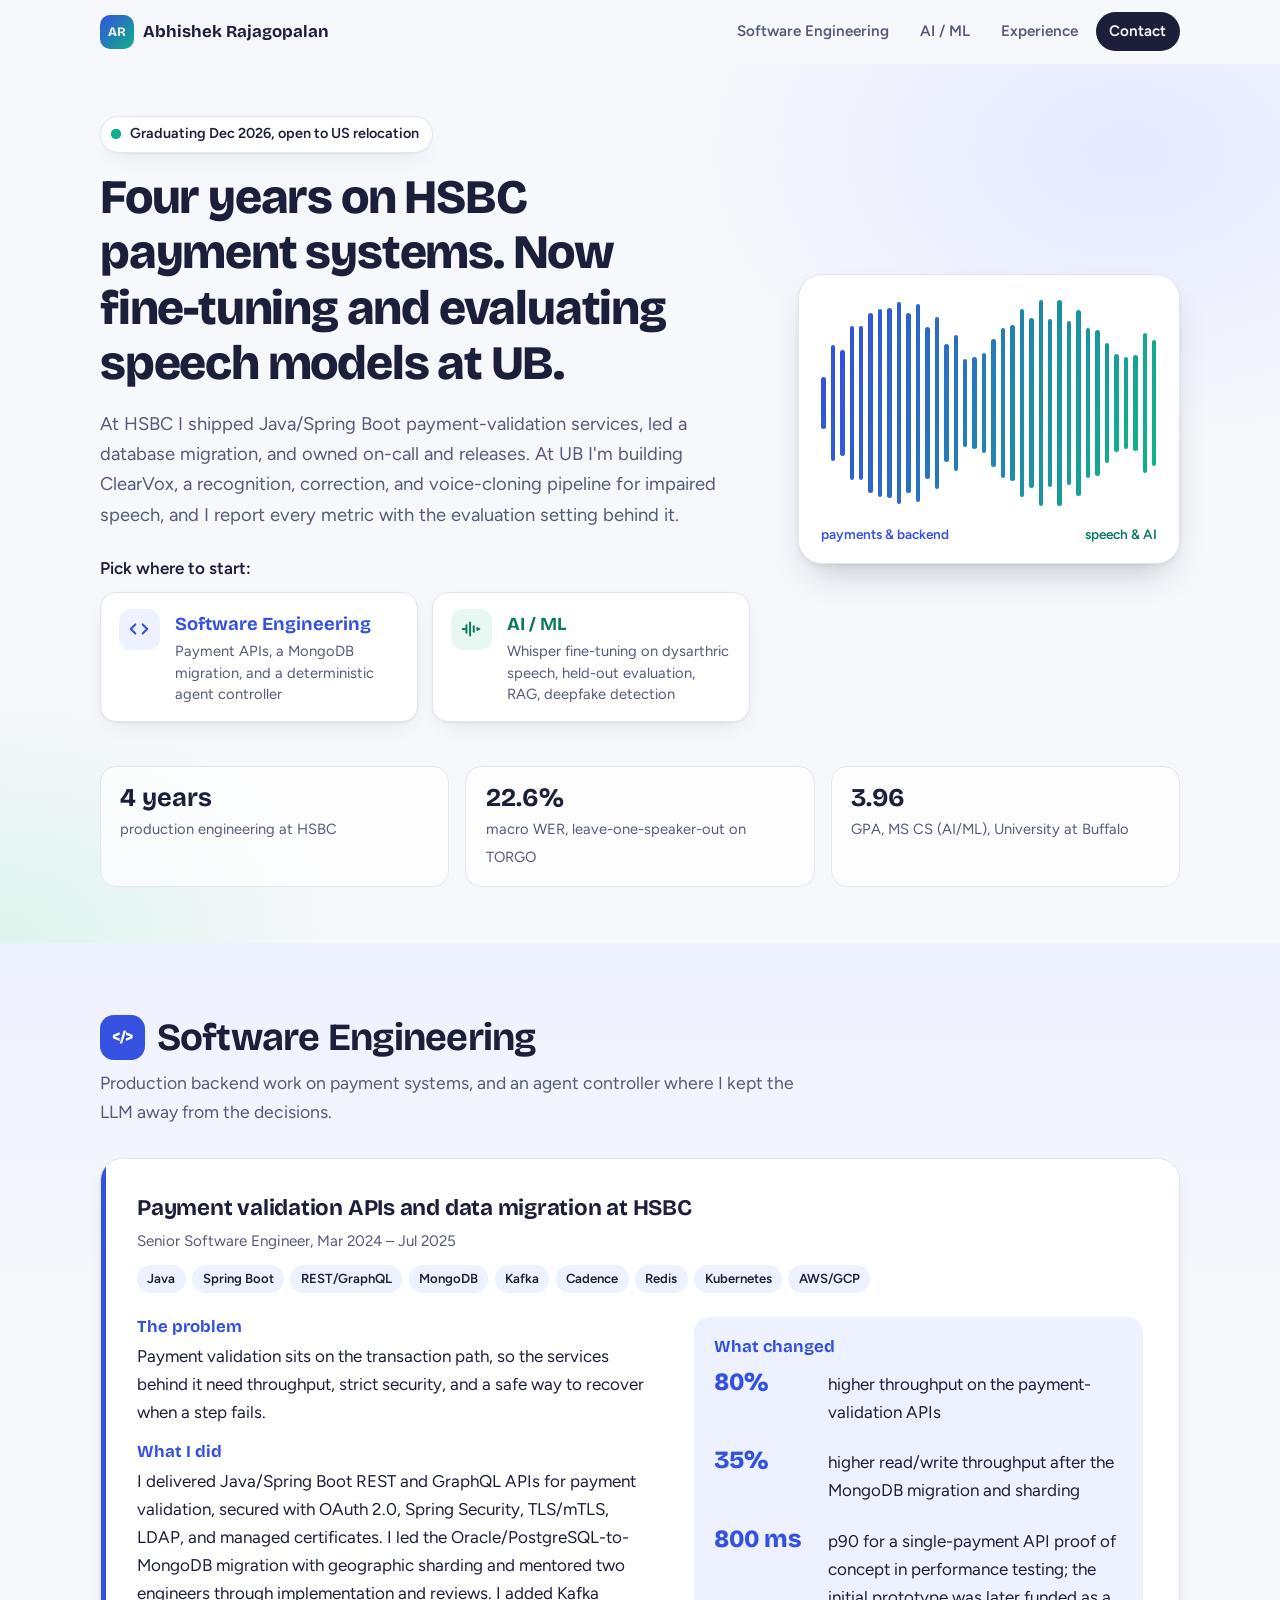
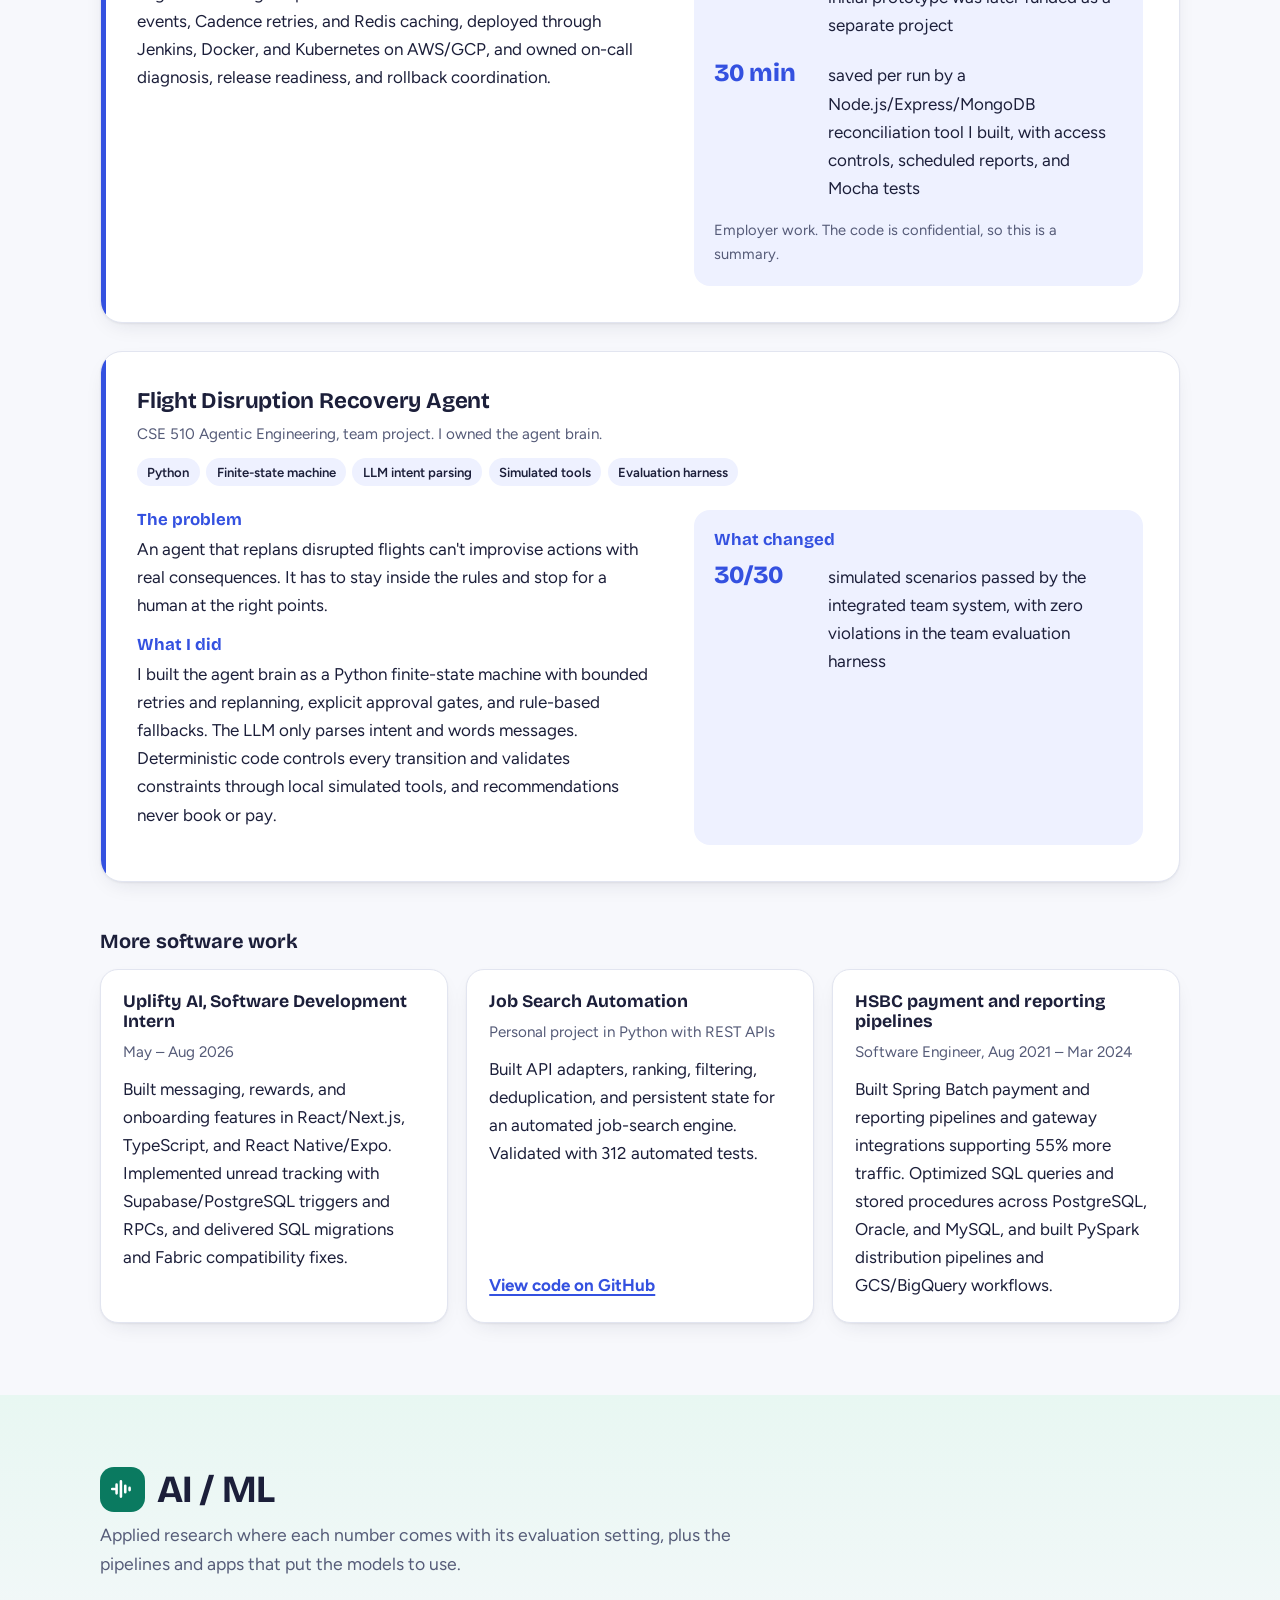
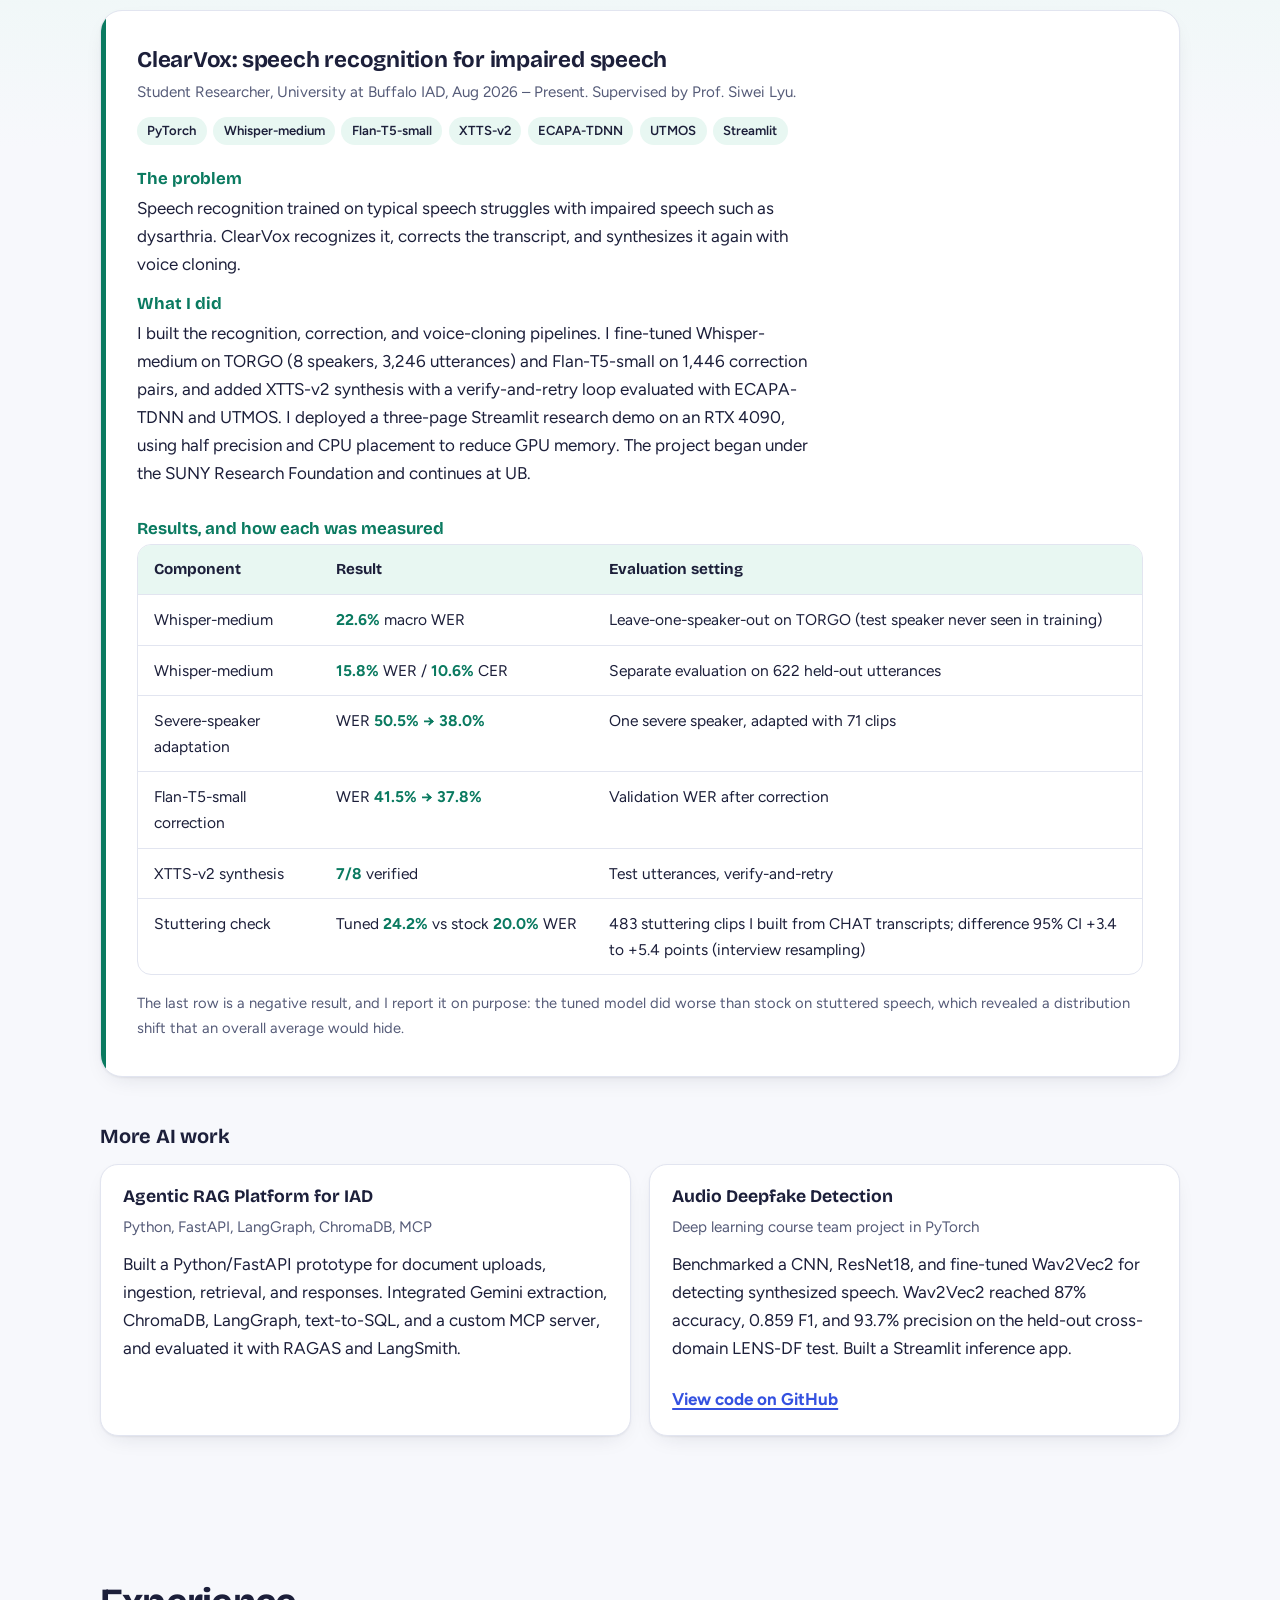
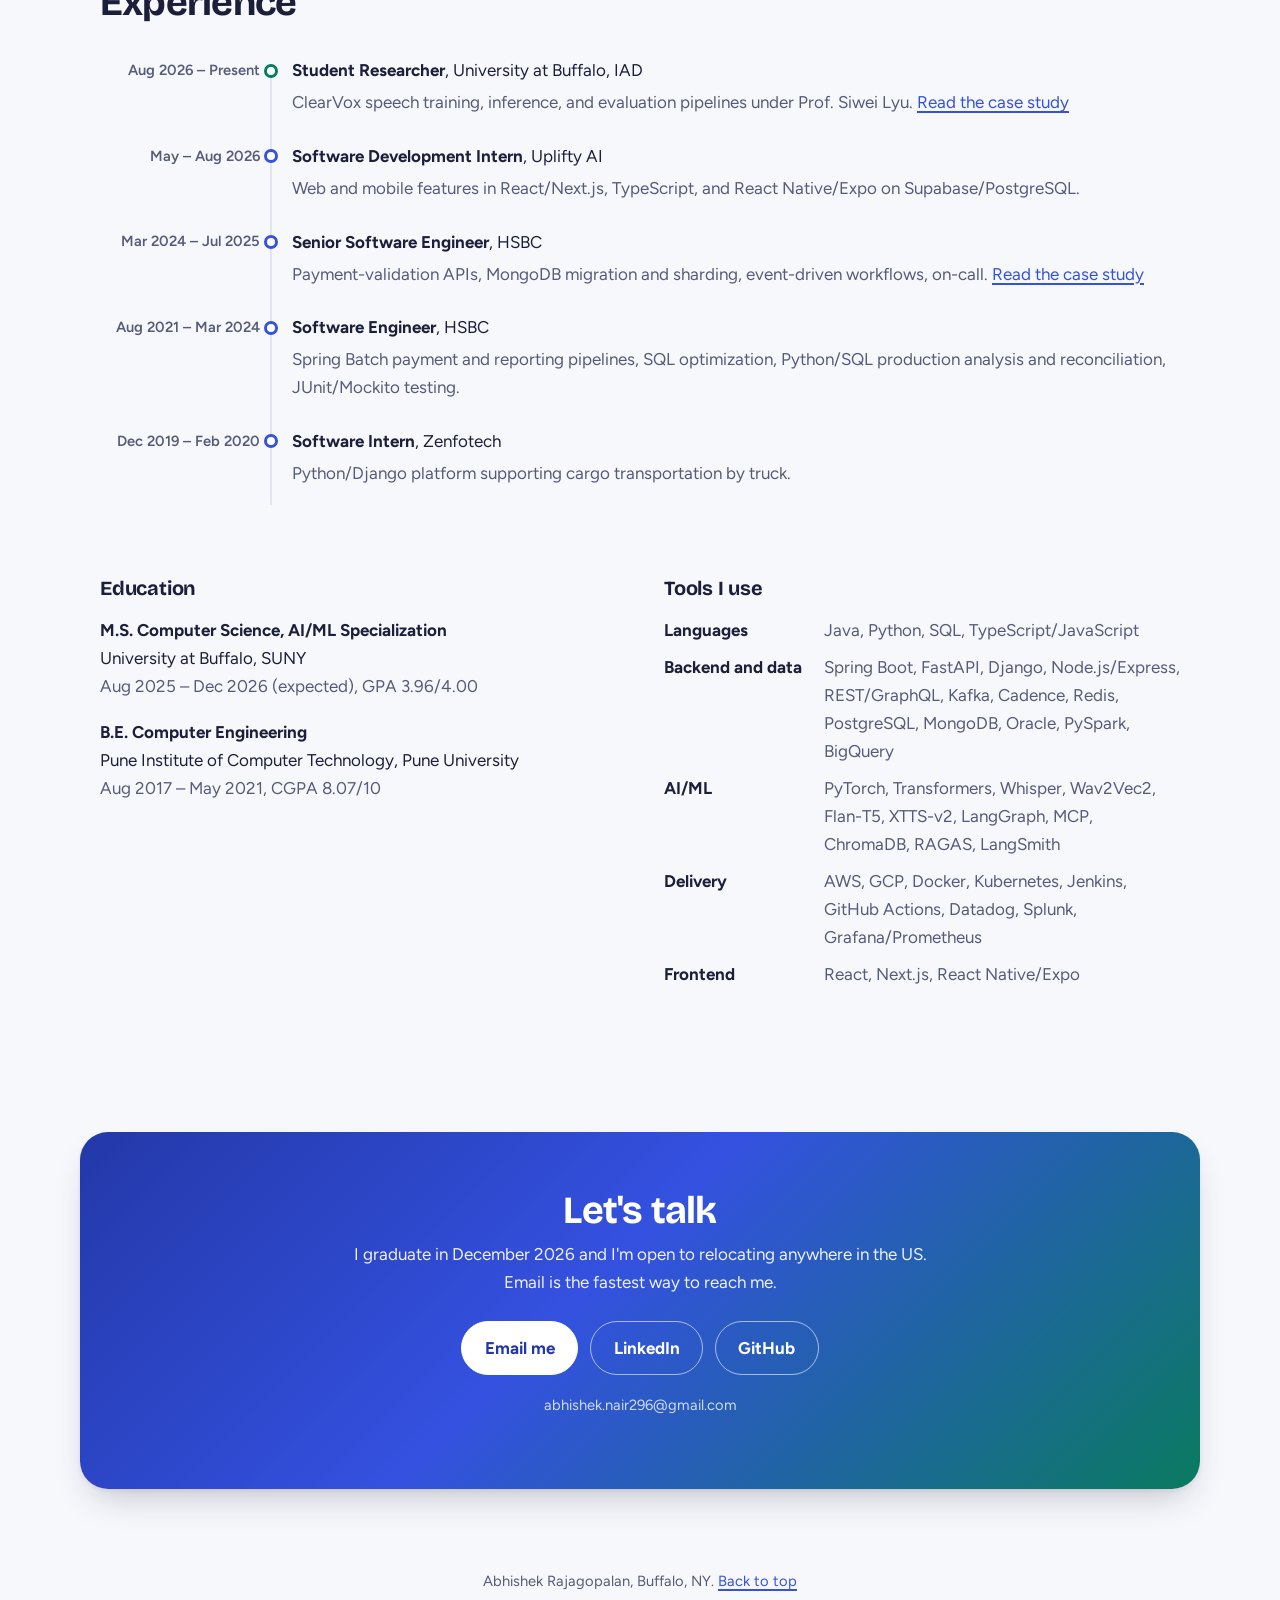
<file: index.html>
<!DOCTYPE html>
<html lang="en">
<head>
  <meta charset="utf-8">
  <meta name="viewport" content="width=device-width, initial-scale=1">
  <title>Abhishek Rajagopalan | Software &amp; AI/ML Engineer</title>
  <meta name="description" content="Software engineer with four years on HSBC payment systems, now building and evaluating speech and agent systems at the University at Buffalo.">
  <meta property="og:title" content="Abhishek Rajagopalan | Software &amp; AI/ML Engineer">
  <meta property="og:description" content="Payment APIs at HSBC. Speech recognition research and agent engineering at UB.">
  <meta property="og:type" content="website">
  <meta property="og:url" content="https://abhiiiinair24.github.io/">
  <meta name="theme-color" content="#3451e0">
  <link rel="icon" href="favicon.svg" type="image/svg+xml">
  <link rel="preconnect" href="https://fonts.googleapis.com">
  <link rel="preconnect" href="https://fonts.gstatic.com" crossorigin>
  <link href="https://fonts.googleapis.com/css2?family=Bricolage+Grotesque:opsz,wght@12..96,500;12..96,700;12..96,800&family=Figtree:wght@400;500;600;700&display=swap" rel="stylesheet">
  <link rel="stylesheet" href="styles.css">
  <script>document.documentElement.classList.add("js");</script>
  <script src="script.js" defer></script>
</head>
<body>
  <a class="skip-link" href="#main">Skip to content</a>

  <header class="site-header">
    <div class="wrap header-inner">
      <a class="brand" href="#top"><span class="brand-mark" aria-hidden="true">AR</span><span>Abhishek Rajagopalan</span></a>
      <nav aria-label="Primary">
        <ul class="nav-list">
          <li><a href="#software-engineering">Software Engineering</a></li>
          <li><a href="#ai-ml">AI / ML</a></li>
          <li><a href="#experience">Experience</a></li>
          <li><a href="#contact">Contact</a></li>
        </ul>
      </nav>
    </div>
  </header>

  <main id="main">
    <!-- ===================== HERO ===================== -->
    <section id="top" class="hero" aria-labelledby="hero-title">
      <div class="wrap hero-grid">
        <div class="hero-copy">
          <p class="status load" style="--d:0"><span class="dot" aria-hidden="true"></span>Graduating Dec 2026, open to US relocation</p>
          <h1 id="hero-title" class="load" style="--d:1">Four years on HSBC payment systems. Now fine-tuning and evaluating speech models at UB.</h1>
          <p class="lede load" style="--d:2">At HSBC I shipped Java/Spring Boot payment-validation services, led a database migration, and owned on-call and releases. At UB I'm building ClearVox, a recognition, correction, and voice-cloning pipeline for impaired speech, and I report every metric with the evaluation setting behind it.</p>

          <p class="pick load" style="--d:3">Pick where to start:</p>
          <ul class="tracks load" style="--d:3">
            <li><a class="track track-swe" href="#software-engineering">
              <span class="track-icon" aria-hidden="true">
                <svg viewBox="0 0 24 24" width="22" height="22"><path d="M8 7l-5 5 5 5M16 7l5 5-5 5" fill="none" stroke="currentColor" stroke-width="2.2" stroke-linecap="round" stroke-linejoin="round"/></svg>
              </span>
              <span class="track-text">
                <span class="track-label">Software Engineering</span>
                <span class="track-desc">Payment APIs, a MongoDB migration, and a deterministic agent controller</span>
              </span>
            </a></li>
            <li><a class="track track-ai" href="#ai-ml">
              <span class="track-icon" aria-hidden="true">
                <svg viewBox="0 0 24 24" width="22" height="22"><path d="M3 12h2M7 8v8M11 5v14M15 9v6M19 11v2M21 12h0" fill="none" stroke="currentColor" stroke-width="2.2" stroke-linecap="round"/></svg>
              </span>
              <span class="track-text">
                <span class="track-label">AI / ML</span>
                <span class="track-desc">Whisper fine-tuning on dysarthric speech, held-out evaluation, RAG, deepfake detection</span>
              </span>
            </a></li>
          </ul>
        </div>

        <figure class="meter load" style="--d:2" aria-hidden="true">
          <div class="bars"></div>
          <figcaption>
            <span class="fig-swe">payments &amp; backend</span>
            <span class="fig-ai">speech &amp; AI</span>
          </figcaption>
        </figure>
      </div>

      <div class="wrap">
        <ul class="facts load" style="--d:4" aria-label="At a glance">
          <li><strong>4 years</strong><span>production engineering at HSBC</span></li>
          <li><strong>22.6%</strong><span>macro WER, leave-one-speaker-out on TORGO</span></li>
          <li><strong>3.96</strong><span>GPA, MS CS (AI/ML), University at Buffalo</span></li>
        </ul>
      </div>
    </section>

    <!-- ===================== SOFTWARE ENGINEERING ===================== -->
    <section id="software-engineering" class="track-section swe" aria-labelledby="swe-title">
      <div class="wrap">
        <header class="section-head">
          <h2 id="swe-title"><span class="section-icon" aria-hidden="true">&lt;/&gt;</span>Software Engineering</h2>
          <p>Production backend work on payment systems, and an agent controller where I kept the LLM away from the decisions.</p>
        </header>

        <article class="case reveal" id="hsbc-payments" aria-labelledby="hsbc-title">
          <div class="case-head">
            <h3 id="hsbc-title">Payment validation APIs and data migration at HSBC</h3>
            <p class="meta">Senior Software Engineer, Mar 2024 – Jul 2025</p>
            <ul class="tags" aria-label="Technologies">
              <li>Java</li><li>Spring Boot</li><li>REST/GraphQL</li><li>MongoDB</li><li>Kafka</li><li>Cadence</li><li>Redis</li><li>Kubernetes</li><li>AWS/GCP</li>
            </ul>
          </div>
          <div class="case-body">
            <div class="psr">
              <h4>The problem</h4>
              <p>Payment validation sits on the transaction path, so the services behind it need throughput, strict security, and a safe way to recover when a step fails.</p>
              <h4>What I did</h4>
              <p>I delivered Java/Spring Boot REST and GraphQL APIs for payment validation, secured with OAuth 2.0, Spring Security, TLS/mTLS, LDAP, and managed certificates. I led the Oracle/PostgreSQL-to-MongoDB migration with geographic sharding and mentored two engineers through implementation and reviews. I added Kafka events, Cadence retries, and Redis caching, deployed through Jenkins, Docker, and Kubernetes on AWS/GCP, and owned on-call diagnosis, release readiness, and rollback coordination.</p>
            </div>
            <div class="outcomes">
              <h4>What changed</h4>
              <ul class="metric-list">
                <li><span class="metric" data-count="80" data-suffix="%">80%</span><span>higher throughput on the payment-validation APIs</span></li>
                <li><span class="metric" data-count="35" data-suffix="%">35%</span><span>higher read/write throughput after the MongoDB migration and sharding</span></li>
                <li><span class="metric" data-count="800" data-suffix=" ms">800 ms</span><span>p90 for a single-payment API proof of concept in performance testing; the initial prototype was later funded as a separate project</span></li>
                <li><span class="metric" data-count="30" data-suffix=" min">30 min</span><span>saved per run by a Node.js/Express/MongoDB reconciliation tool I built, with access controls, scheduled reports, and Mocha tests</span></li>
              </ul>
              <p class="note">Employer work. The code is confidential, so this is a summary.</p>
            </div>
          </div>
        </article>

        <article class="case reveal" id="flight-agent" aria-labelledby="flight-title">
          <div class="case-head">
            <h3 id="flight-title">Flight Disruption Recovery Agent</h3>
            <p class="meta">CSE 510 Agentic Engineering, team project. I owned the agent brain.</p>
            <ul class="tags" aria-label="Technologies">
              <li>Python</li><li>Finite-state machine</li><li>LLM intent parsing</li><li>Simulated tools</li><li>Evaluation harness</li>
            </ul>
          </div>
          <div class="case-body">
            <div class="psr">
              <h4>The problem</h4>
              <p>An agent that replans disrupted flights can't improvise actions with real consequences. It has to stay inside the rules and stop for a human at the right points.</p>
              <h4>What I did</h4>
              <p>I built the agent brain as a Python finite-state machine with bounded retries and replanning, explicit approval gates, and rule-based fallbacks. The LLM only parses intent and words messages. Deterministic code controls every transition and validates constraints through local simulated tools, and recommendations never book or pay.</p>
            </div>
            <div class="outcomes">
              <h4>What changed</h4>
              <ul class="metric-list">
                <li><span class="metric" data-count="30" data-suffix="/30">30/30</span><span>simulated scenarios passed by the integrated team system, with zero violations in the team evaluation harness</span></li>
              </ul>
            </div>
          </div>
        </article>

        <h3 class="sub-head">More software work</h3>
        <div class="cards">
          <article class="card">
            <h4>Uplifty AI, Software Development Intern</h4>
            <p class="meta">May – Aug 2026</p>
            <p>Built messaging, rewards, and onboarding features in React/Next.js, TypeScript, and React Native/Expo. Implemented unread tracking with Supabase/PostgreSQL triggers and RPCs, and delivered SQL migrations and Fabric compatibility fixes.</p>
          </article>
          <article class="card">
            <h4>Job Search Automation</h4>
            <p class="meta">Personal project in Python with REST APIs</p>
            <p>Built API adapters, ranking, filtering, deduplication, and persistent state for an automated job-search engine. Validated with 312 automated tests.</p>
            <p class="links"><a href="https://github.com/abhiiiinair24/job-search-automation">View code on GitHub<span class="sr-only"> (Job Search Automation)</span></a></p>
          </article>
          <article class="card">
            <h4>HSBC payment and reporting pipelines</h4>
            <p class="meta">Software Engineer, Aug 2021 – Mar 2024</p>
            <p>Built Spring Batch payment and reporting pipelines and gateway integrations supporting 55% more traffic. Optimized SQL queries and stored procedures across PostgreSQL, Oracle, and MySQL, and built PySpark distribution pipelines and GCS/BigQuery workflows.</p>
          </article>
        </div>
      </div>
    </section>

    <!-- ===================== AI / ML ===================== -->
    <section id="ai-ml" class="track-section ai" aria-labelledby="ai-title">
      <div class="wrap">
        <header class="section-head">
          <h2 id="ai-title"><span class="section-icon" aria-hidden="true">
            <svg viewBox="0 0 24 24" width="26" height="26"><path d="M3 12h2M7 8v8M11 5v14M15 9v6M19 11v2" fill="none" stroke="currentColor" stroke-width="2.4" stroke-linecap="round"/></svg>
          </span>AI / ML</h2>
          <p>Applied research where each number comes with its evaluation setting, plus the pipelines and apps that put the models to use.</p>
        </header>

        <article class="case reveal" id="clearvox" aria-labelledby="clearvox-title">
          <div class="case-head">
            <h3 id="clearvox-title">ClearVox: speech recognition for impaired speech</h3>
            <p class="meta">Student Researcher, University at Buffalo IAD, Aug 2026 – Present. Supervised by Prof. Siwei Lyu.</p>
            <ul class="tags" aria-label="Technologies">
              <li>PyTorch</li><li>Whisper-medium</li><li>Flan-T5-small</li><li>XTTS-v2</li><li>ECAPA-TDNN</li><li>UTMOS</li><li>Streamlit</li>
            </ul>
          </div>
          <div class="case-body">
            <div class="psr">
              <h4>The problem</h4>
              <p>Speech recognition trained on typical speech struggles with impaired speech such as dysarthria. ClearVox recognizes it, corrects the transcript, and synthesizes it again with voice cloning.</p>
              <h4>What I did</h4>
              <p>I built the recognition, correction, and voice-cloning pipelines. I fine-tuned Whisper-medium on TORGO (8 speakers, 3,246 utterances) and Flan-T5-small on 1,446 correction pairs, and added XTTS-v2 synthesis with a verify-and-retry loop evaluated with ECAPA-TDNN and UTMOS. I deployed a three-page Streamlit research demo on an RTX 4090, using half precision and CPU placement to reduce GPU memory. The project began under the SUNY Research Foundation and continues at UB.</p>
            </div>
            <div class="outcomes">
              <h4>Results, and how each was measured</h4>
              <div class="table-scroll" tabindex="0" role="region" aria-label="ClearVox results table">
                <table>
                  <thead>
                    <tr><th scope="col">Component</th><th scope="col">Result</th><th scope="col">Evaluation setting</th></tr>
                  </thead>
                  <tbody>
                    <tr><td data-label="Component">Whisper-medium</td><td data-label="Result"><strong>22.6%</strong> macro WER</td><td data-label="Evaluation setting">Leave-one-speaker-out on TORGO (test speaker never seen in training)</td></tr>
                    <tr><td data-label="Component">Whisper-medium</td><td data-label="Result"><strong>15.8%</strong> WER / <strong>10.6%</strong> CER</td><td data-label="Evaluation setting">Separate evaluation on 622 held-out utterances</td></tr>
                    <tr><td data-label="Component">Severe-speaker adaptation</td><td data-label="Result">WER <strong>50.5% → 38.0%</strong></td><td data-label="Evaluation setting">One severe speaker, adapted with 71 clips</td></tr>
                    <tr><td data-label="Component">Flan-T5-small correction</td><td data-label="Result">WER <strong>41.5% → 37.8%</strong></td><td data-label="Evaluation setting">Validation WER after correction</td></tr>
                    <tr><td data-label="Component">XTTS-v2 synthesis</td><td data-label="Result"><strong>7/8</strong> verified</td><td data-label="Evaluation setting">Test utterances, verify-and-retry</td></tr>
                    <tr><td data-label="Component">Stuttering check</td><td data-label="Result">Tuned <strong>24.2%</strong> vs stock <strong>20.0%</strong> WER</td><td data-label="Evaluation setting">483 stuttering clips I built from CHAT transcripts; difference 95% CI +3.4 to +5.4 points (interview resampling)</td></tr>
                  </tbody>
                </table>
              </div>
              <p class="note">The last row is a negative result, and I report it on purpose: the tuned model did worse than stock on stuttered speech, which revealed a distribution shift that an overall average would hide.</p>
            </div>
          </div>
        </article>

        <h3 class="sub-head">More AI work</h3>
        <div class="cards">
          <article class="card">
            <h4>Agentic RAG Platform for IAD</h4>
            <p class="meta">Python, FastAPI, LangGraph, ChromaDB, MCP</p>
            <p>Built a Python/FastAPI prototype for document uploads, ingestion, retrieval, and responses. Integrated Gemini extraction, ChromaDB, LangGraph, text-to-SQL, and a custom MCP server, and evaluated it with RAGAS and LangSmith.</p>
          </article>
          <article class="card">
            <h4>Audio Deepfake Detection</h4>
            <p class="meta">Deep learning course team project in PyTorch</p>
            <p>Benchmarked a CNN, ResNet18, and fine-tuned Wav2Vec2 for detecting synthesized speech. Wav2Vec2 reached 87% accuracy, 0.859 F1, and 93.7% precision on the held-out cross-domain LENS-DF test. Built a Streamlit inference app.</p>
            <p class="links"><a href="https://github.com/abhiiiinair24/pied-piper-DeepfakeAudio">View code on GitHub<span class="sr-only"> (Audio Deepfake Detection)</span></a></p>
          </article>
        </div>
      </div>
    </section>

    <!-- ===================== EXPERIENCE ===================== -->
    <section id="experience" class="plain-section" aria-labelledby="exp-title">
      <div class="wrap">
        <header class="section-head">
          <h2 id="exp-title">Experience</h2>
        </header>
        <ol class="timeline">
          <li class="t-ai">
            <div class="tl-when">Aug 2026 – Present</div>
            <div class="tl-what"><strong>Student Researcher</strong>, University at Buffalo, IAD
              <p>ClearVox speech training, inference, and evaluation pipelines under Prof. Siwei Lyu. <a href="#clearvox">Read the case study</a></p></div>
          </li>
          <li class="t-swe">
            <div class="tl-when">May – Aug 2026</div>
            <div class="tl-what"><strong>Software Development Intern</strong>, Uplifty AI
              <p>Web and mobile features in React/Next.js, TypeScript, and React Native/Expo on Supabase/PostgreSQL.</p></div>
          </li>
          <li class="t-swe">
            <div class="tl-when">Mar 2024 – Jul 2025</div>
            <div class="tl-what"><strong>Senior Software Engineer</strong>, HSBC
              <p>Payment-validation APIs, MongoDB migration and sharding, event-driven workflows, on-call. <a href="#hsbc-payments">Read the case study</a></p></div>
          </li>
          <li class="t-swe">
            <div class="tl-when">Aug 2021 – Mar 2024</div>
            <div class="tl-what"><strong>Software Engineer</strong>, HSBC
              <p>Spring Batch payment and reporting pipelines, SQL optimization, Python/SQL production analysis and reconciliation, JUnit/Mockito testing.</p></div>
          </li>
          <li class="t-swe">
            <div class="tl-when">Dec 2019 – Feb 2020</div>
            <div class="tl-what"><strong>Software Intern</strong>, Zenfotech
              <p>Python/Django platform supporting cargo transportation by truck.</p></div>
          </li>
        </ol>

        <div class="two-col">
          <div>
            <h3 class="sub-head">Education</h3>
            <ul class="plain">
              <li><strong>M.S. Computer Science, AI/ML Specialization</strong><br>University at Buffalo, SUNY<br><span class="muted">Aug 2025 – Dec 2026 (expected), GPA 3.96/4.00</span></li>
              <li><strong>B.E. Computer Engineering</strong><br>Pune Institute of Computer Technology, Pune University<br><span class="muted">Aug 2017 – May 2021, CGPA 8.07/10</span></li>
            </ul>
          </div>
          <div>
            <h3 class="sub-head">Tools I use</h3>
            <dl class="skills">
              <dt>Languages</dt><dd>Java, Python, SQL, TypeScript/JavaScript</dd>
              <dt>Backend and data</dt><dd>Spring Boot, FastAPI, Django, Node.js/Express, REST/GraphQL, Kafka, Cadence, Redis, PostgreSQL, MongoDB, Oracle, PySpark, BigQuery</dd>
              <dt>AI/ML</dt><dd>PyTorch, Transformers, Whisper, Wav2Vec2, Flan-T5, XTTS-v2, LangGraph, MCP, ChromaDB, RAGAS, LangSmith</dd>
              <dt>Delivery</dt><dd>AWS, GCP, Docker, Kubernetes, Jenkins, GitHub Actions, Datadog, Splunk, Grafana/Prometheus</dd>
              <dt>Frontend</dt><dd>React, Next.js, React Native/Expo</dd>
            </dl>
          </div>
        </div>
      </div>
    </section>

    <!-- ===================== CONTACT ===================== -->
    <section id="contact" class="contact" aria-labelledby="contact-title">
      <div class="wrap contact-inner reveal">
        <h2 id="contact-title">Let's talk</h2>
        <p>I graduate in December 2026 and I'm open to relocating anywhere in the US. Email is the fastest way to reach me.</p>
        <ul class="contact-links">
          <li><a class="btn btn-primary" href="mailto:abhishek.nair296@gmail.com">Email me</a></li>
          <li><a class="btn" href="https://linkedin.com/in/abhisheknair2409">LinkedIn</a></li>
          <li><a class="btn" href="https://github.com/abhiiiinair24">GitHub</a></li>
        </ul>
        <p class="email-plain">abhishek.nair296@gmail.com</p>
      </div>
    </section>
  </main>

  <footer class="site-footer">
    <div class="wrap">
      <p>Abhishek Rajagopalan, Buffalo, NY. <a href="#top">Back to top</a></p>
    </div>
  </footer>
</body>
</html>
</file>
<file: styles.css>
/* Abhishek Rajagopalan portfolio
   Plain CSS, no build step. Change colors in :root. */

:root {
  color-scheme: light;
  --ink: #1c1f3a;
  --muted: #555b78;
  --paper: #f7f8fc;
  --surface: #ffffff;
  --line: #e2e5f0;

  --blue: #3451e0;
  --blue-deep: #2338a8;
  --blue-tint: #eef1ff;
  --green: #0a7a60;
  --green-bright: #11b088;
  --green-tint: #e8f7f2;

  --focus: #c2410c;
  --shadow: 0 1px 2px rgba(28, 31, 58, .06), 0 8px 24px -12px rgba(28, 31, 58, .18);
  --shadow-lift: 0 2px 4px rgba(28, 31, 58, .06), 0 18px 36px -14px rgba(28, 31, 58, .28);

  --display: "Bricolage Grotesque", "Figtree", system-ui, sans-serif;
  --body: "Figtree", system-ui, -apple-system, "Segoe UI", Roboto, Arial, sans-serif;
  --wrap: 70rem;
  --ease: cubic-bezier(.2, .8, .2, 1);
}

*, *::before, *::after { box-sizing: border-box; }
html { scroll-behavior: smooth; scroll-padding-top: 5rem; }

body {
  margin: 0;
  background: var(--paper);
  color: var(--ink);
  font-family: var(--body);
  font-size: 1.0625rem;
  line-height: 1.65;
  -webkit-font-smoothing: antialiased;
}

a { color: var(--blue); text-underline-offset: .2em; text-decoration-thickness: 1.5px; }
a:hover { color: var(--blue-deep); }
:focus-visible { outline: 3px solid var(--focus); outline-offset: 3px; border-radius: 6px; }

h1, h2, h3, h4 { font-family: var(--display); line-height: 1.15; margin: 0 0 .5rem; font-weight: 700; }
h1 { font-size: clamp(2rem, 1.4rem + 2.2vw, 3rem); font-weight: 800; letter-spacing: -.025em; text-wrap: balance; }
h2 { font-size: clamp(1.7rem, 1.3rem + 1.6vw, 2.4rem); letter-spacing: -.02em; }
h3 { font-size: 1.4rem; letter-spacing: -.01em; }
h4 { font-size: 1.05rem; }
p { margin: 0 0 1rem; }

.wrap { max-width: var(--wrap); margin: 0 auto; padding: 0 1.25rem; }
.muted { color: var(--muted); }
.sr-only { position: absolute; width: 1px; height: 1px; padding: 0; margin: -1px; overflow: hidden; clip: rect(0 0 0 0); white-space: nowrap; border: 0; }

.skip-link { position: absolute; left: 1rem; top: -3rem; z-index: 100; background: var(--ink); color: #fff; padding: .5rem .9rem; border-radius: 8px; }
.skip-link:focus { top: .75rem; color: #fff; }

/* ---------- Header ---------- */
.site-header {
  position: sticky; top: 0; z-index: 50;
  background: rgba(247, 248, 252, .85);
  backdrop-filter: saturate(160%) blur(10px);
  -webkit-backdrop-filter: saturate(160%) blur(10px);
  border-bottom: 1px solid transparent;
  transition: border-color .3s, box-shadow .3s;
}
.site-header.scrolled { border-bottom-color: var(--line); box-shadow: 0 6px 20px -16px rgba(28, 31, 58, .4); }
.header-inner { display: flex; align-items: center; justify-content: space-between; gap: .5rem 1.5rem; padding-top: .75rem; padding-bottom: .75rem; }
.brand { display: inline-flex; align-items: center; gap: .6rem; font-family: var(--display); font-weight: 700; font-size: 1.05rem; color: var(--ink); text-decoration: none; }
.brand-mark {
  display: grid; place-items: center; width: 2.1rem; height: 2.1rem; border-radius: 10px;
  background: linear-gradient(135deg, var(--blue), var(--green-bright));
  color: #fff; font-size: .8rem; letter-spacing: .02em;
  transition: transform .4s var(--ease);
}
.brand:hover .brand-mark { transform: rotate(-8deg) scale(1.05); }
.nav-list { list-style: none; margin: 0; padding: 0; display: flex; gap: .25rem; }
.nav-list a {
  display: inline-block; padding: .45rem .85rem; border-radius: 999px;
  color: var(--muted); font-weight: 600; font-size: .95rem; text-decoration: none;
  transition: background-color .2s, color .2s;
}
.nav-list a:hover { background: var(--blue-tint); color: var(--blue-deep); }
.nav-list a[aria-current="true"] { background: var(--ink); color: #fff; }

/* ---------- Hero ---------- */
.hero {
  padding: clamp(2rem, 4vw, 3.25rem) 0 3.5rem;
  background:
    radial-gradient(38rem 26rem at 88% 10%, #e4e9ff 0, rgba(228, 233, 255, 0) 70%),
    radial-gradient(30rem 22rem at 0% 100%, #dcf4ec 0, rgba(220, 244, 236, 0) 70%);
}
.hero-grid { display: grid; grid-template-columns: 1.7fr 1fr; gap: 3rem; align-items: center; }

.status {
  display: inline-flex; align-items: center; gap: .55rem;
  padding: .35rem .85rem .35rem .65rem; border-radius: 999px;
  background: var(--surface); border: 1px solid var(--line); box-shadow: var(--shadow);
  font-size: .9rem; font-weight: 600; color: var(--ink); margin-bottom: 1.1rem;
}
.dot { position: relative; width: .6rem; height: .6rem; border-radius: 50%; background: var(--green-bright); }
.dot::after {
  content: ""; position: absolute; inset: 0; border-radius: 50%; background: var(--green-bright);
  animation: ping 2.4s var(--ease) infinite;
}
@keyframes ping { 0% { transform: scale(1); opacity: .7; } 80%, 100% { transform: scale(2.6); opacity: 0; } }

.lede { font-size: 1.15rem; color: var(--muted); max-width: 40rem; margin-top: 1.1rem; }
.pick { font-weight: 600; margin: 1.5rem 0 .6rem; }

.tracks { list-style: none; padding: 0; margin: 0; display: grid; grid-template-columns: 1fr 1fr; gap: .9rem; }
.track {
  --c: var(--blue); --t: var(--blue-tint);
  display: flex; gap: .9rem; align-items: flex-start; height: 100%;
  padding: 1rem 1.1rem; border-radius: 16px; text-decoration: none; color: var(--ink);
  background: var(--surface); border: 1.5px solid var(--line); box-shadow: var(--shadow);
  transition: transform .25s var(--ease), box-shadow .25s var(--ease), border-color .25s;
}
.track-ai { --c: var(--green); --t: var(--green-tint); }
.track:hover { transform: translateY(-4px); box-shadow: var(--shadow-lift); border-color: var(--c); color: var(--ink); }
.track-icon {
  flex: none; display: grid; place-items: center; width: 2.6rem; height: 2.6rem; border-radius: 12px;
  background: var(--t); color: var(--c); transition: transform .3s var(--ease);
}
.track:hover .track-icon { transform: scale(1.1) rotate(-4deg); }
.track-label { display: block; font-family: var(--display); font-weight: 700; font-size: 1.15rem; color: var(--c); }
.track-desc { display: block; font-size: .92rem; color: var(--muted); line-height: 1.45; margin-top: .15rem; }

/* Level meter */
.meter {
  margin: 0; padding: 1.5rem 1.4rem 1.1rem; border-radius: 24px;
  background: var(--surface); border: 1px solid var(--line); box-shadow: var(--shadow-lift);
}
.bars { display: flex; align-items: center; gap: 5px; height: 13rem; }
.bar {
  flex: 1; height: var(--h); border-radius: 999px;
  background: linear-gradient(180deg, var(--c1), var(--c2));
  transform-origin: center; transform: scaleY(.15);
  animation: grow .9s var(--ease) forwards, breathe var(--dur) ease-in-out infinite alternate;
  animation-delay: calc(var(--i) * 25ms + 300ms), calc(var(--i) * 25ms + 1200ms);
}
@keyframes grow { to { transform: scaleY(1); } }
@keyframes breathe { from { transform: scaleY(1); } to { transform: scaleY(var(--s)); } }
.meter figcaption { display: flex; justify-content: space-between; margin-top: 1rem; font-size: .85rem; font-weight: 600; }
.fig-swe { color: var(--blue); }
.fig-ai { color: var(--green); }

.facts { list-style: none; padding: 0; margin: 2.75rem 0 0; display: grid; grid-template-columns: repeat(3, 1fr); gap: 1rem; }
.facts li { padding: 1rem 1.2rem; border-radius: 16px; background: rgba(255, 255, 255, .7); border: 1px solid var(--line); }
.facts strong { display: block; font-family: var(--display); font-size: 1.6rem; line-height: 1.2; }
.facts span { color: var(--muted); font-size: .92rem; }

/* Load-in sequence (only when JS ran, so content is never hidden without it) */
.js .load { opacity: 0; transform: translateY(14px); animation: rise .8s var(--ease) forwards; animation-delay: calc(var(--d) * 110ms + 80ms); }
@keyframes rise { to { opacity: 1; transform: none; } }

/* ---------- Sections ---------- */
.track-section { padding: 4.5rem 0; position: relative; }
.swe { background: linear-gradient(180deg, var(--blue-tint), var(--paper) 22rem); --c: var(--blue); --t: var(--blue-tint); }
.ai { background: linear-gradient(180deg, var(--green-tint), var(--paper) 22rem); --c: var(--green); --t: var(--green-tint); }
.plain-section { padding: 4.5rem 0; }
.section-head { margin-bottom: 2rem; max-width: 44rem; }
.section-head h2 { display: flex; align-items: center; gap: .75rem; }
.section-head p { color: var(--muted); font-size: 1.1rem; }
.section-icon {
  display: inline-grid; place-items: center; width: 2.8rem; height: 2.8rem; border-radius: 14px;
  background: var(--c); color: #fff; font-size: 1rem; font-weight: 800;
}
.sub-head { margin: 3rem 0 1rem; font-size: 1.25rem; }

/* ---------- Case studies ---------- */
.case {
  position: relative; background: var(--surface); border: 1px solid var(--line); border-radius: 22px;
  padding: clamp(1.4rem, 3vw, 2.25rem); margin-bottom: 1.75rem; box-shadow: var(--shadow); overflow: hidden;
}
.case::before { content: ""; position: absolute; left: 0; top: 0; bottom: 0; width: 5px; background: var(--c); }
.case-head { margin-bottom: 1.5rem; }
.meta { color: var(--muted); font-size: .95rem; margin: 0 0 .7rem; }
.tags { list-style: none; padding: 0; margin: 0; display: flex; flex-wrap: wrap; gap: .4rem; }
.tags li { padding: .2rem .65rem; border-radius: 999px; background: var(--t); color: var(--ink); font-size: .82rem; font-weight: 600; }

.case-body { display: grid; grid-template-columns: 1fr; gap: 1.75rem; }
.case-body > * { min-width: 0; }
@media (min-width: 900px) {
  .case-body { grid-template-columns: 1.15fr 1fr; gap: 2.5rem; }
  #clearvox .case-body { grid-template-columns: 1fr; gap: 1rem; }
}
.psr h4, .outcomes h4 { color: var(--c); margin-bottom: .35rem; }
.psr p { max-width: 42rem; }
.outcomes { background: var(--t); border-radius: 16px; padding: 1.25rem 1.3rem; }
#clearvox .outcomes { background: transparent; padding: 0; }

.metric-list { list-style: none; margin: 0; padding: 0; display: grid; gap: .9rem; }
.metric-list li { display: grid; grid-template-columns: 6.2rem 1fr; gap: .9rem; align-items: baseline; }
.metric { font-family: var(--display); font-weight: 800; font-size: 1.55rem; color: var(--c); font-variant-numeric: tabular-nums; white-space: nowrap; }
.note { font-size: .92rem; color: var(--muted); margin: 1rem 0 0; }

/* Results table */
.table-scroll { overflow-x: auto; border: 1px solid var(--line); border-radius: 14px; }
table { border-collapse: collapse; width: 100%; font-size: .97rem; min-width: 36rem; }
th, td { text-align: left; vertical-align: top; padding: .75rem 1rem; border-bottom: 1px solid var(--line); }
thead th { background: var(--t); font-family: var(--display); font-size: .95rem; }
tbody tr { transition: background-color .2s; }
tbody tr:hover { background: #fafbfe; }
tbody tr:last-child td { border-bottom: 0; }
td:nth-child(2) { white-space: nowrap; }
td strong { color: var(--c); }

/* Cards */
.cards { display: grid; grid-template-columns: repeat(auto-fit, minmax(17rem, 1fr)); gap: 1.1rem; }
.card {
  display: flex; flex-direction: column; padding: 1.4rem; border-radius: 18px;
  background: var(--surface); border: 1px solid var(--line); box-shadow: var(--shadow);
  transition: transform .25s var(--ease), box-shadow .25s var(--ease);
}
.card:hover { transform: translateY(-3px); box-shadow: var(--shadow-lift); }
.card h4 { font-size: 1.1rem; }
.card .meta { margin-bottom: .6rem; }
.card p:last-child { margin-bottom: 0; }
.card .links { margin-top: auto; padding-top: .4rem; }
.card .links a { font-weight: 700; }

/* Scroll reveal (one per case study) */
.js .reveal { opacity: 0; transform: translateY(24px); transition: opacity .7s var(--ease), transform .7s var(--ease); }
.js .reveal.in { opacity: 1; transform: none; }

/* ---------- Experience ---------- */
.timeline { list-style: none; margin: 0 0 1rem; padding: 0; position: relative; }
.timeline::before { content: ""; position: absolute; left: 10.6rem; top: .5rem; bottom: .5rem; width: 2px; background: var(--line); }
.timeline li { display: grid; grid-template-columns: 10rem 1fr; gap: 2rem; padding-bottom: 1.6rem; position: relative; }
.timeline li::before {
  content: ""; position: absolute; left: calc(10.6rem - 6px); top: .45rem;
  width: 14px; height: 14px; border-radius: 50%; background: var(--surface); border: 3px solid var(--blue);
}
.timeline li.t-ai::before { border-color: var(--green); }
.tl-when { font-size: .92rem; font-weight: 600; color: var(--muted); padding-top: .1rem; text-align: right; }
.tl-what p { margin: .25rem 0 0; color: var(--muted); }

.two-col { display: grid; grid-template-columns: repeat(auto-fit, minmax(19rem, 1fr)); gap: 0 3rem; }
.plain { list-style: none; padding: 0; margin: 0; }
.plain li { margin-bottom: 1.1rem; }
.skills { margin: 0; display: grid; grid-template-columns: 9rem 1fr; gap: .55rem 1rem; }
.skills dt { font-weight: 700; }
.skills dd { margin: 0; color: var(--muted); }

/* ---------- Contact ---------- */
.contact { padding: 4.5rem 0 5rem; }
.contact-inner {
  text-align: center; padding: clamp(2rem, 5vw, 3.5rem) 1.5rem; border-radius: 28px; color: #fff;
  background: linear-gradient(135deg, var(--blue-deep) 0%, var(--blue) 45%, var(--green) 100%);
  box-shadow: var(--shadow-lift);
}
.contact-inner h2 { color: #fff; }
.contact-inner p { max-width: 36rem; margin-left: auto; margin-right: auto; color: rgba(255, 255, 255, .92); }
.contact-links { list-style: none; padding: 0; margin: 1.6rem 0 0; display: flex; flex-wrap: wrap; justify-content: center; gap: .75rem; }
.btn {
  display: inline-block; padding: .75rem 1.4rem; border-radius: 999px; font-weight: 700; text-decoration: none;
  color: #fff; border: 1.5px solid rgba(255, 255, 255, .6);
  transition: transform .2s var(--ease), background-color .2s, color .2s;
}
.btn:hover { transform: translateY(-2px); background: rgba(255, 255, 255, .14); color: #fff; }
.btn-primary { background: #fff; color: var(--blue-deep); border-color: #fff; }
.btn-primary:hover { background: #fff; color: var(--blue-deep); }
.contact .email-plain { margin-top: 1.1rem; font-size: .92rem; opacity: .85; }
.contact :focus-visible { outline-color: #fff; }

.site-footer { padding: 0 0 2rem; font-size: .92rem; color: var(--muted); text-align: center; }
.site-footer p { margin: 0; }

/* ---------- Responsive ---------- */
@media (max-width: 900px) {
  .hero-grid { grid-template-columns: 1fr; gap: 2rem; }
  .bars { height: 8rem; }
}
@media (max-width: 640px) {
  body { font-size: 1rem; }
  html { scroll-padding-top: 6.5rem; }
  .header-inner { flex-direction: column; align-items: stretch; gap: .35rem; padding-top: .6rem; padding-bottom: .5rem; }
  .site-header nav { min-width: 0; }
  .nav-list { overflow-x: auto; max-width: 100%; scrollbar-width: none; }
  .nav-list::-webkit-scrollbar { display: none; }
  .nav-list { gap: 0; margin-left: -.45rem; }
  .nav-list a { padding: .35rem .45rem; font-size: .85rem; white-space: nowrap; }
  .hero { padding: 1.5rem 0 2.5rem; }
  .status { margin-bottom: 1rem; font-size: .82rem; }
  h1 { font-size: 1.7rem; }
  .lede { font-size: 1rem; }
  .pick { display: none; }
  .tracks { margin-top: 1.25rem; }
  .track { padding: .85rem 1rem; }
  .track-desc { font-size: .88rem; }
  .tracks { grid-template-columns: 1fr; gap: .7rem; }
  .meter { display: none; }
  .facts { grid-template-columns: 1fr; gap: .6rem; margin-top: 1.75rem; }
  .facts li { display: flex; align-items: baseline; gap: .75rem; padding: .7rem 1rem; }
  .facts strong { font-size: 1.25rem; flex: none; }
  .track-section, .plain-section { padding: 3rem 0; }
  .metric-list li { grid-template-columns: 1fr; gap: 0; }
  .timeline::before { left: 5px; }
  .timeline li { grid-template-columns: 1fr; gap: .1rem; padding-left: 1.75rem; }
  .timeline li::before { left: 0; }
  .tl-when { text-align: left; }
  .skills { grid-template-columns: 1fr; gap: .1rem; }
  .skills dd { margin-bottom: .6rem; }
  /* Results table becomes stacked rows so the evaluation setting stays visible */
  .table-scroll { overflow: visible; border: 0; }
  table { min-width: 0; }
  thead { position: absolute; width: 1px; height: 1px; overflow: hidden; clip: rect(0 0 0 0); }
  tbody tr { display: block; border: 1px solid var(--line); border-radius: 14px; margin-bottom: .75rem; padding: .6rem .9rem; }
  tbody td { display: block; padding: .3rem 0; border: 0; white-space: normal; }
  tbody td::before { content: attr(data-label); display: block; font-size: .78rem; font-weight: 700; color: var(--muted); }
  tbody td:first-child { font-weight: 700; }
  td:nth-child(2) { white-space: normal; }
}

/* ---------- Reduced motion ---------- */
@media (prefers-reduced-motion: reduce) {
  html { scroll-behavior: auto; }
  *, *::before, *::after { animation: none !important; transition: none !important; }
  .js .load, .js .reveal { opacity: 1; transform: none; }
  .bar { transform: none; }
}

@media print {
  .site-header, .skip-link, .tracks, .meter { display: none; }
  .js .load, .js .reveal { opacity: 1; transform: none; }
  .case, .card { break-inside: avoid; box-shadow: none; }
}
</file>
